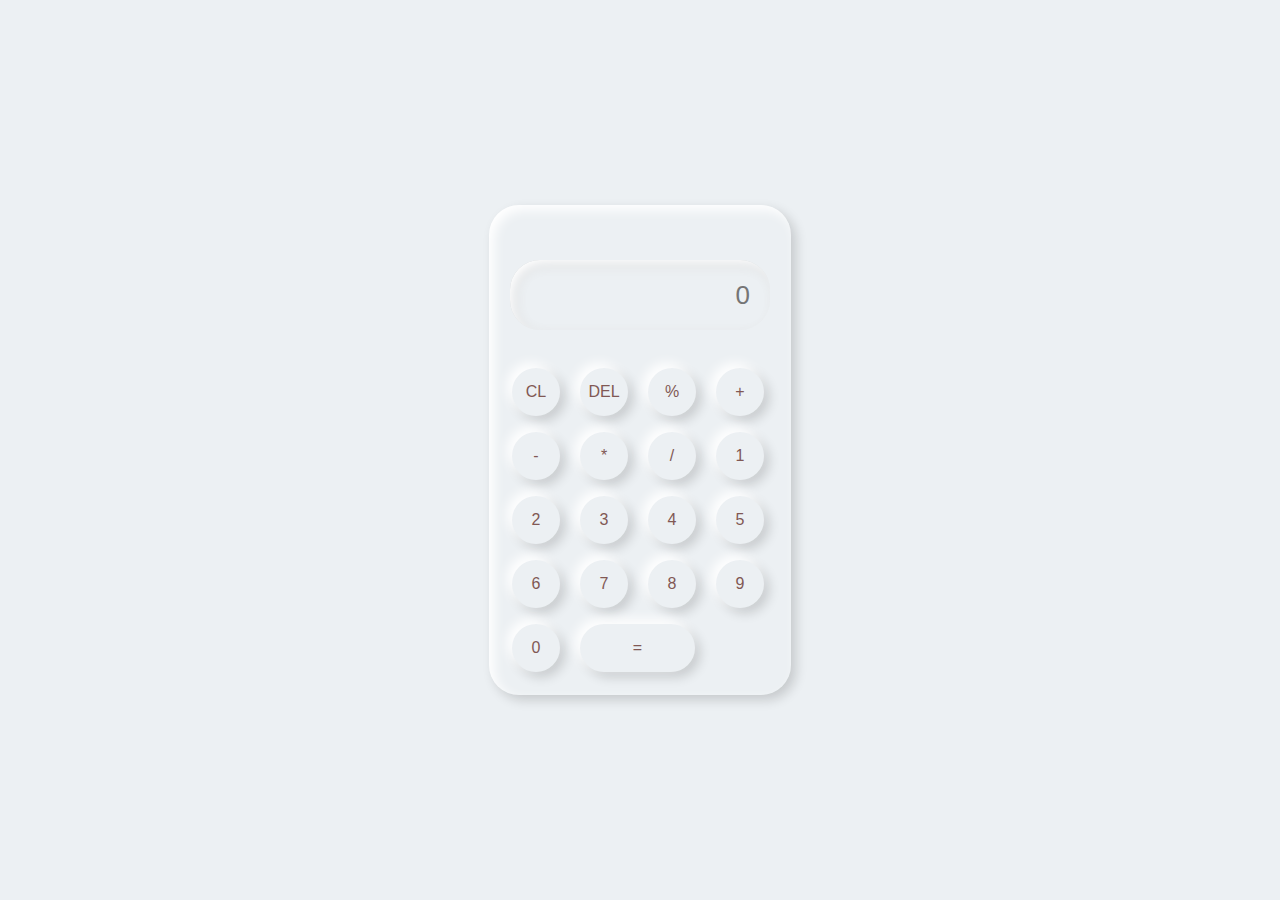
<file: calculator/index.html>
<!DOCTYPE html>
<html lang="en">
<head>
    <meta charset="UTF-8">
    <meta name="viewport" content="width=device-width, initial-scale=1.0">
    <link rel="stylesheet" href="style.css">
    <title>Calculator</title>
</head>
<body>
    <div class="container">
        <div class="Calculator">
            <input type="text" placeholder="0" id="output-screen">
            <button onclick="Clear()">CL</button>
            <button onclick="del()">DEL</button>
            <button onclick="display('%')">%</button>
            <button onclick="display('+')">+</button>
            <button onclick="display('-')">-</button>
            <button onclick="display('*')">*</button>
            <button onclick="display('/')">/</button>
            <button onclick="display('1')">1</button>
            <button onclick="display('2')">2</button>
            <button onclick="display('3')">3</button>
            <button onclick="display('4')">4</button>
            <button onclick="display('5')">5</button>
            <button onclick="display('6')">6</button>
            <button onclick="display('7')">7</button>
            <button onclick="display('8')">8</button>
            <button onclick="display('9')">9</button>
            <button onclick="display('0')">0</button>
            <button onclick="Calculate()" class="equal">=</button>
        </div>
    </div>
    <script>
    let outputscreen = document.getElementById("output-screen");

    function updateScreen() {
        outputscreen.scrollLeft = outputscreen.scrollWidth;
    }

    function display(num) {
        outputscreen.value += num;
        updateScreen();
    }

    function Calculate() {
        try {
            outputscreen.value = eval(outputscreen.value);
        } catch (err) {
            alert("Invalid");
        }
        updateScreen();
    }

    function Clear() {
        outputscreen.value = "";
        updateScreen();
    }

    function del() {
        outputscreen.value = outputscreen.value.slice(0, -1);
        updateScreen();
    }

    document.addEventListener("keydown", function(event) {
        let key = event.key;

        if (!isNaN(key) || ["+", "-", "*", "/", "%", "."].includes(key)) {
            event.preventDefault();
            display(key);
        }
        if (key === "Enter") {
            event.preventDefault();
            Calculate();
        }
        if (key === "Backspace") {
            event.preventDefault();
            del();
        }
        if (key === "Escape") {
            event.preventDefault();
            Clear();
        }
    });
</script>



</body>
</html>
</file>
<file: calculator/style.css>
*{
    margin: 0;
    padding: 0;
    box-sizing: border-box;
    background-color: #ecf0f3;
    font-family: sans-serif;
    outline: none;
}

.container {
    height: 100vh;
    display: flex;
    justify-content: center;
    align-items: center;
}

.Calculator {
    background-color: #ecf0f3;
    padding: 15px;
    border-radius: 30px;
    box-shadow: inset 5px 5px 12px #ffffff,
                      5px 5px 12px rgba(0,0,0,.16);
    display: grid;
    grid-template-columns: repeat(4,68px);

}

input {
    grid-column: span 4;
    height: 70px;
    width: 260px;
    background-color: #ecf0f3;
    box-shadow: inset 5px 5px 12px #ffffff,
                inset 5px 5px 12px rgba(0,0,0,.16);
    border: none;
    border-radius: 30px;
    color: #815854;
    font-size: 26px;
    text-align: end;
    margin: auto;
    margin-top: 40px;
    margin-bottom: 30px;
    padding: 20px;
}

button {
    height: 48px;
    width: 48px;
    background-color: #ecf0f3;
    box-shadow: -5px -5px 12px #ffffff,
                 5px 5px 12px rgba(0,0,0,.16);
    border: none;
    border-radius: 50%;
    color: #815854;
    margin: 8px;
    font-size: 16px;
}
.equal {
    width: 115px;
    border-radius: 40px;
    color: #815854;
    background-color: #ecf0f3;
    box-shadow: -5px -5px 12px #ffffff,
                 5px 5px 12px rgba(0,0,0,.16);
}
</file>
